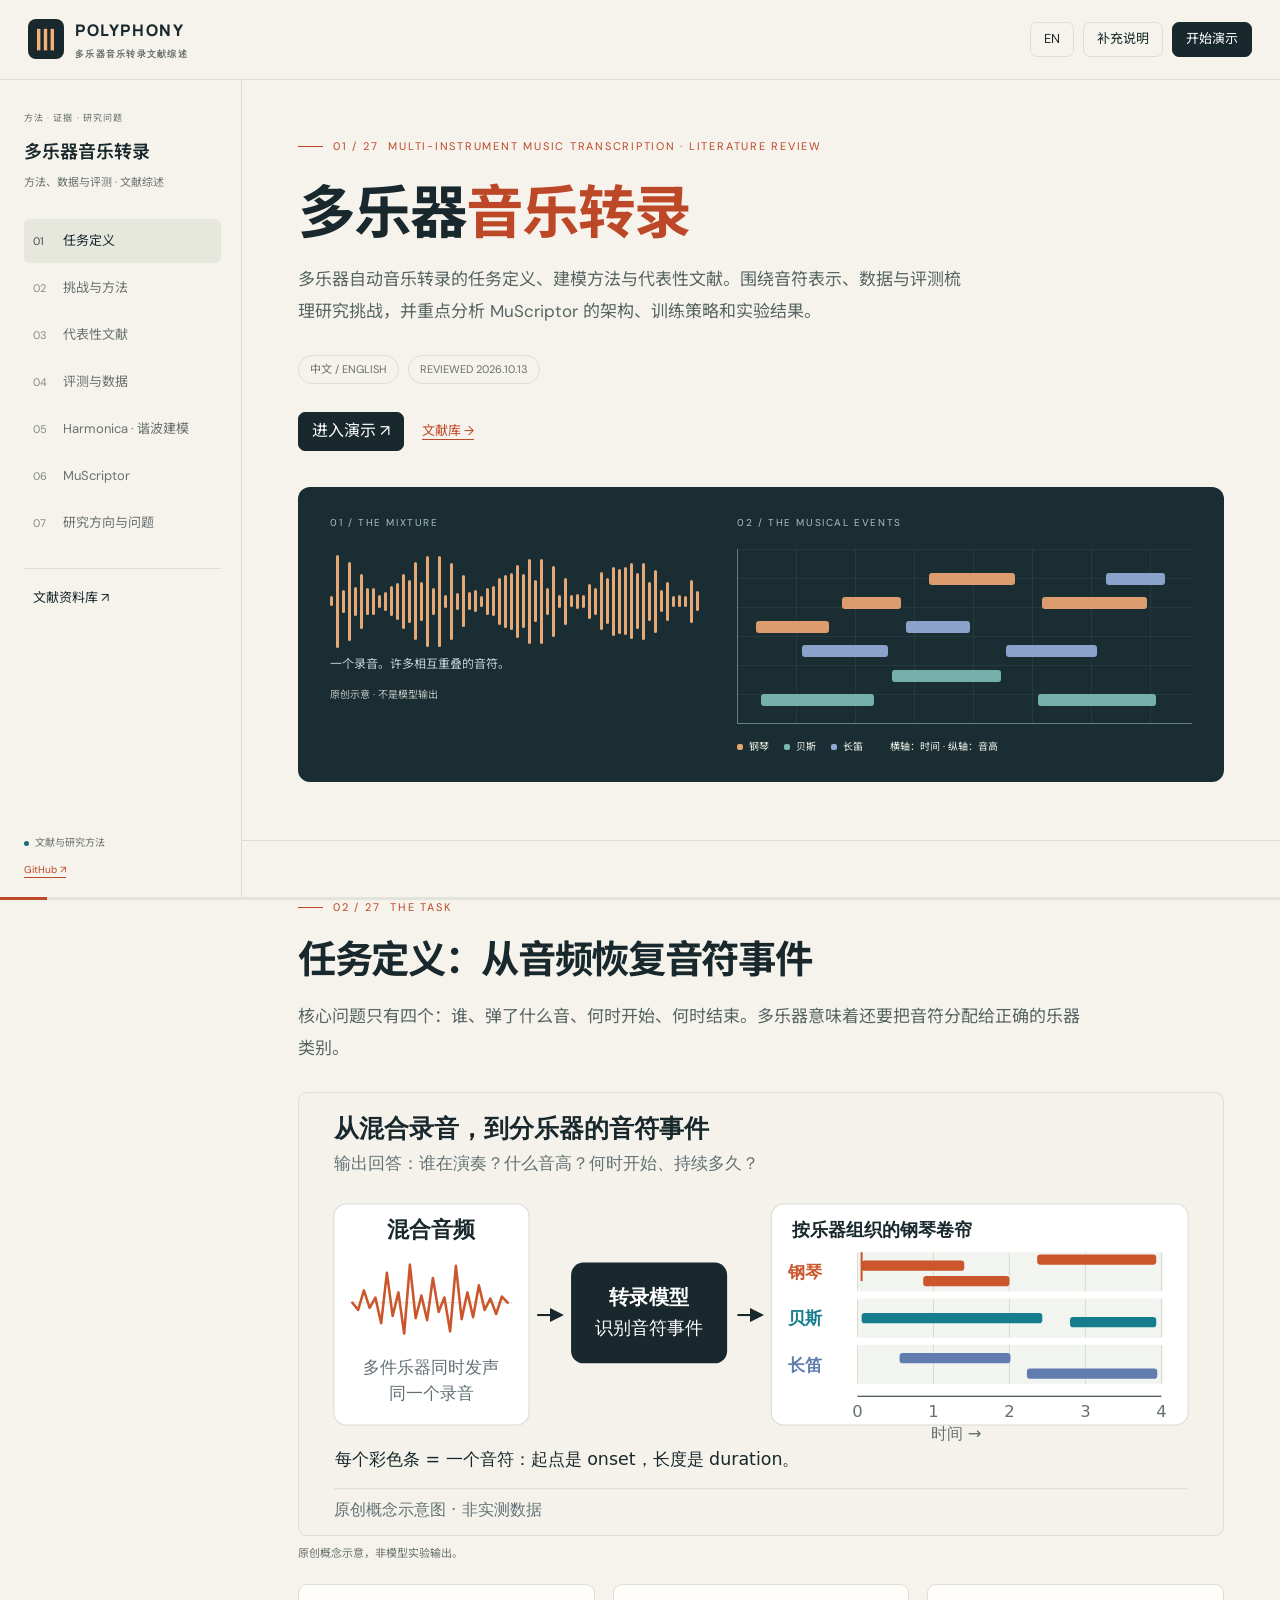
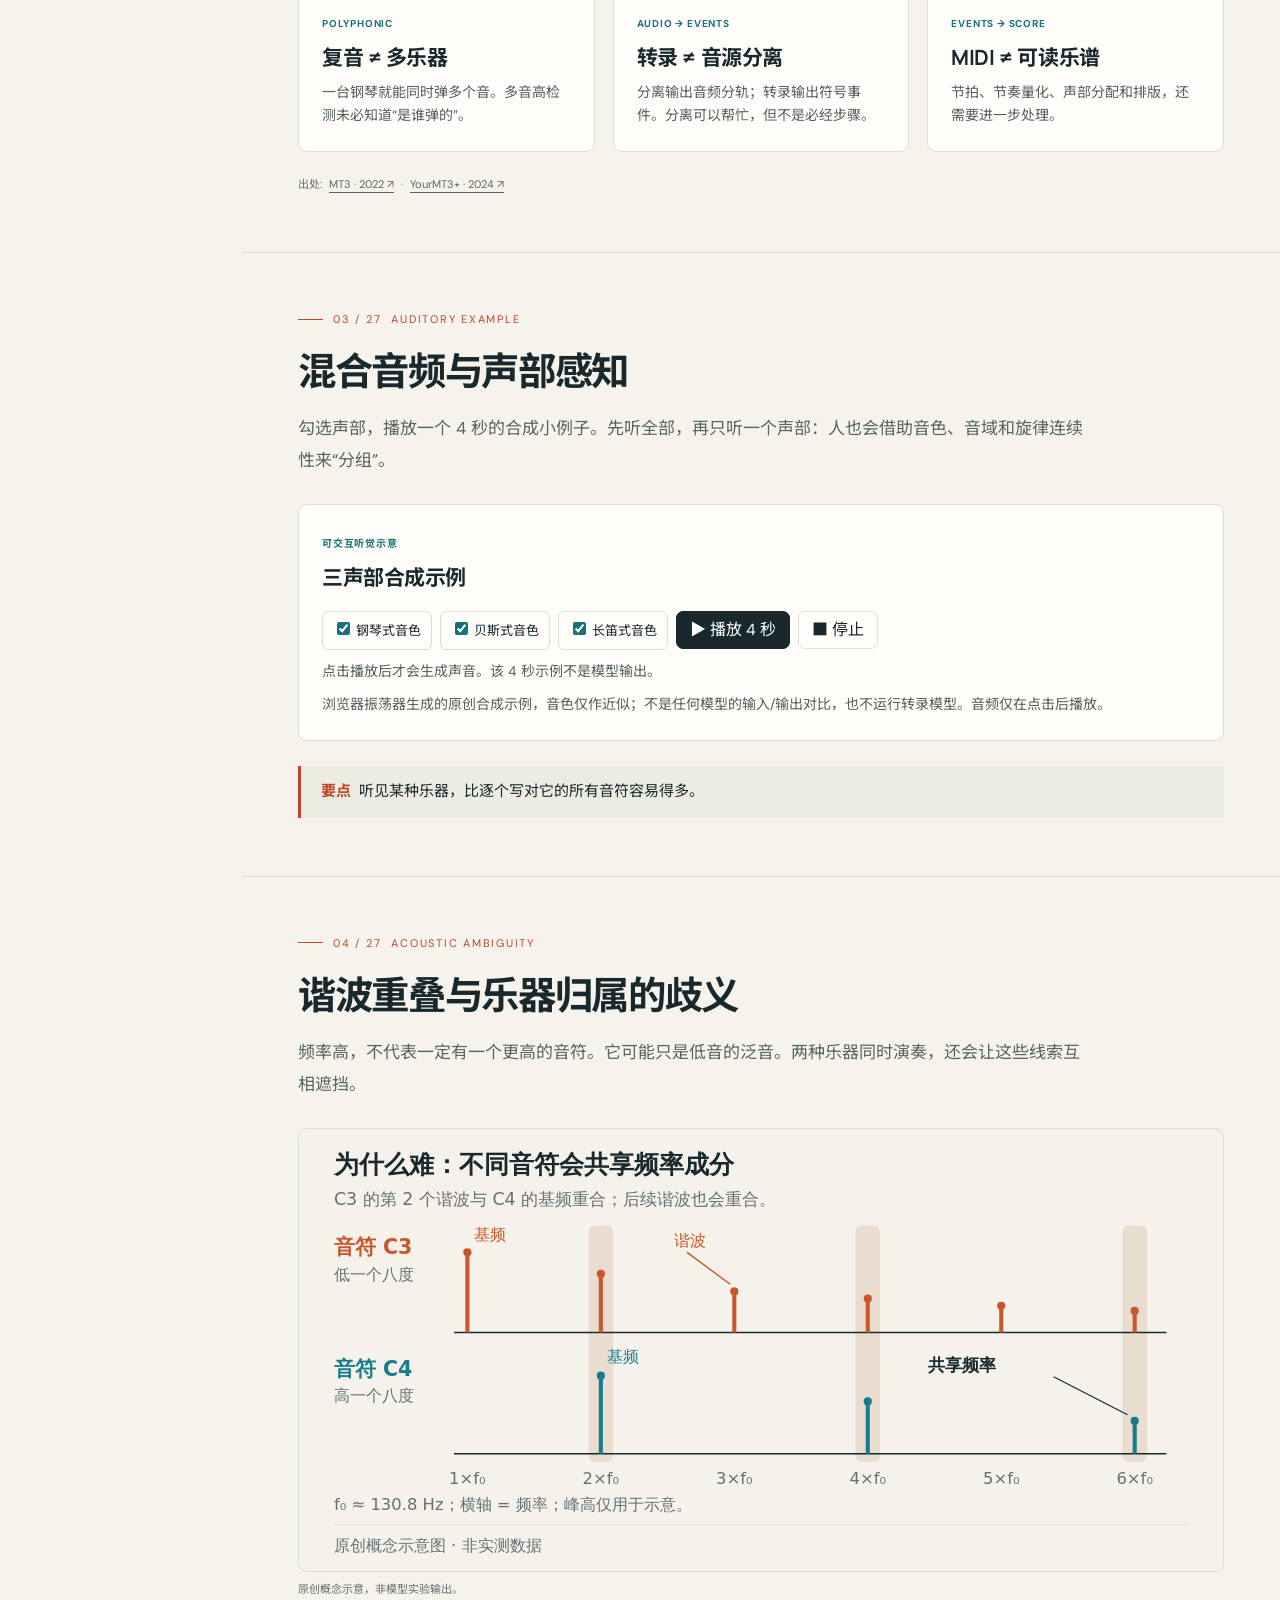
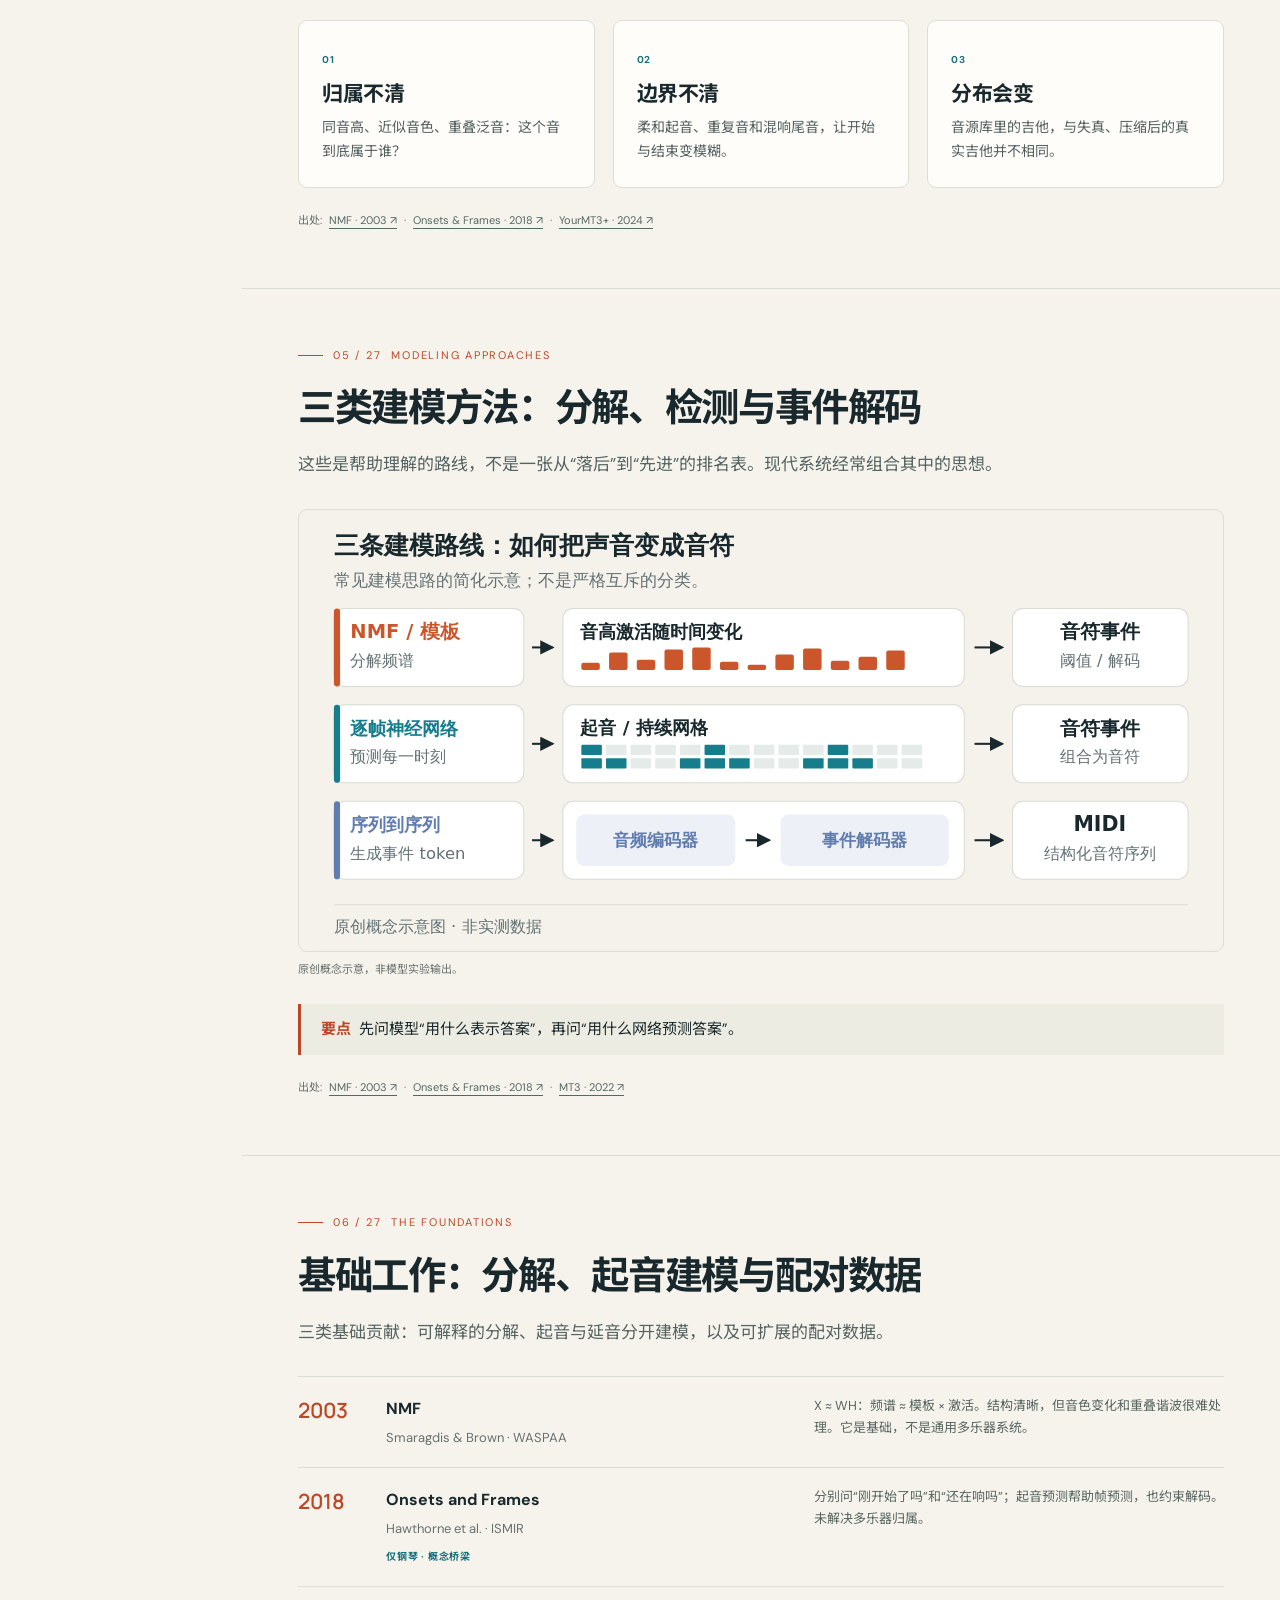
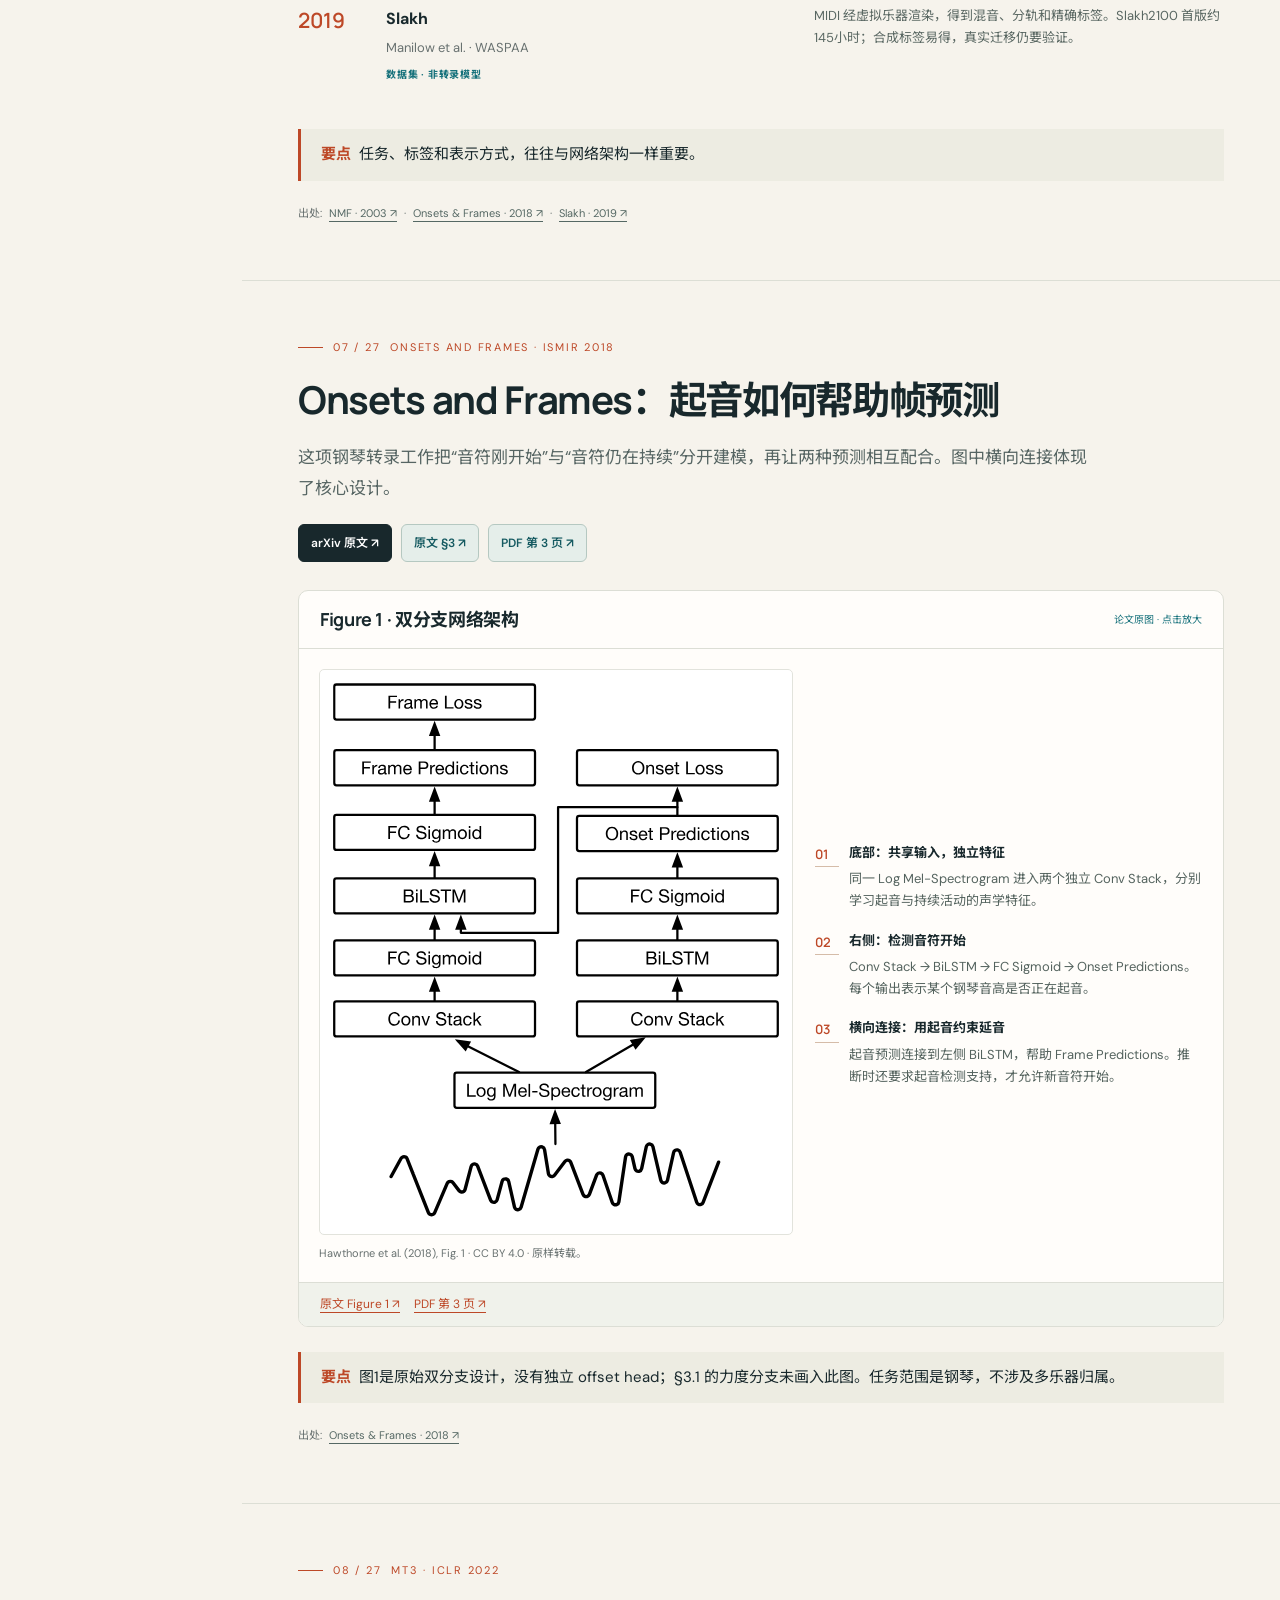
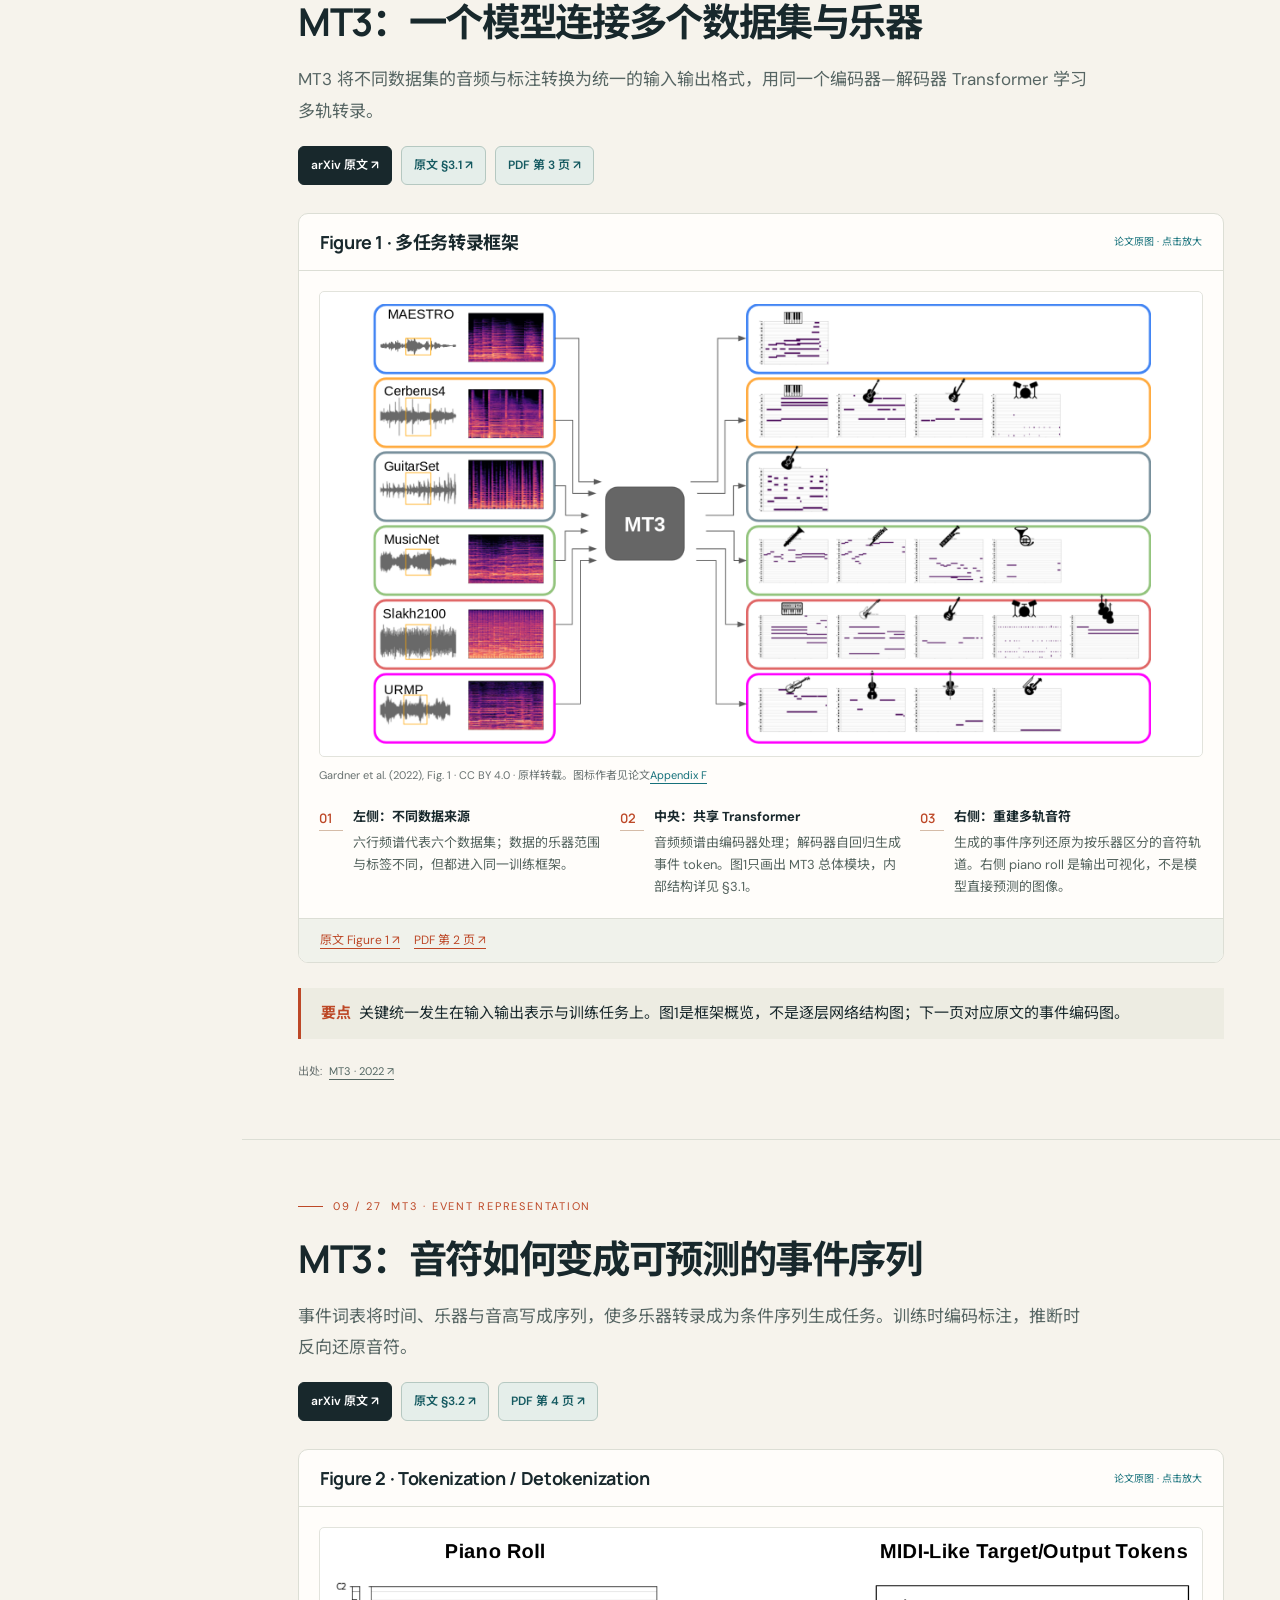
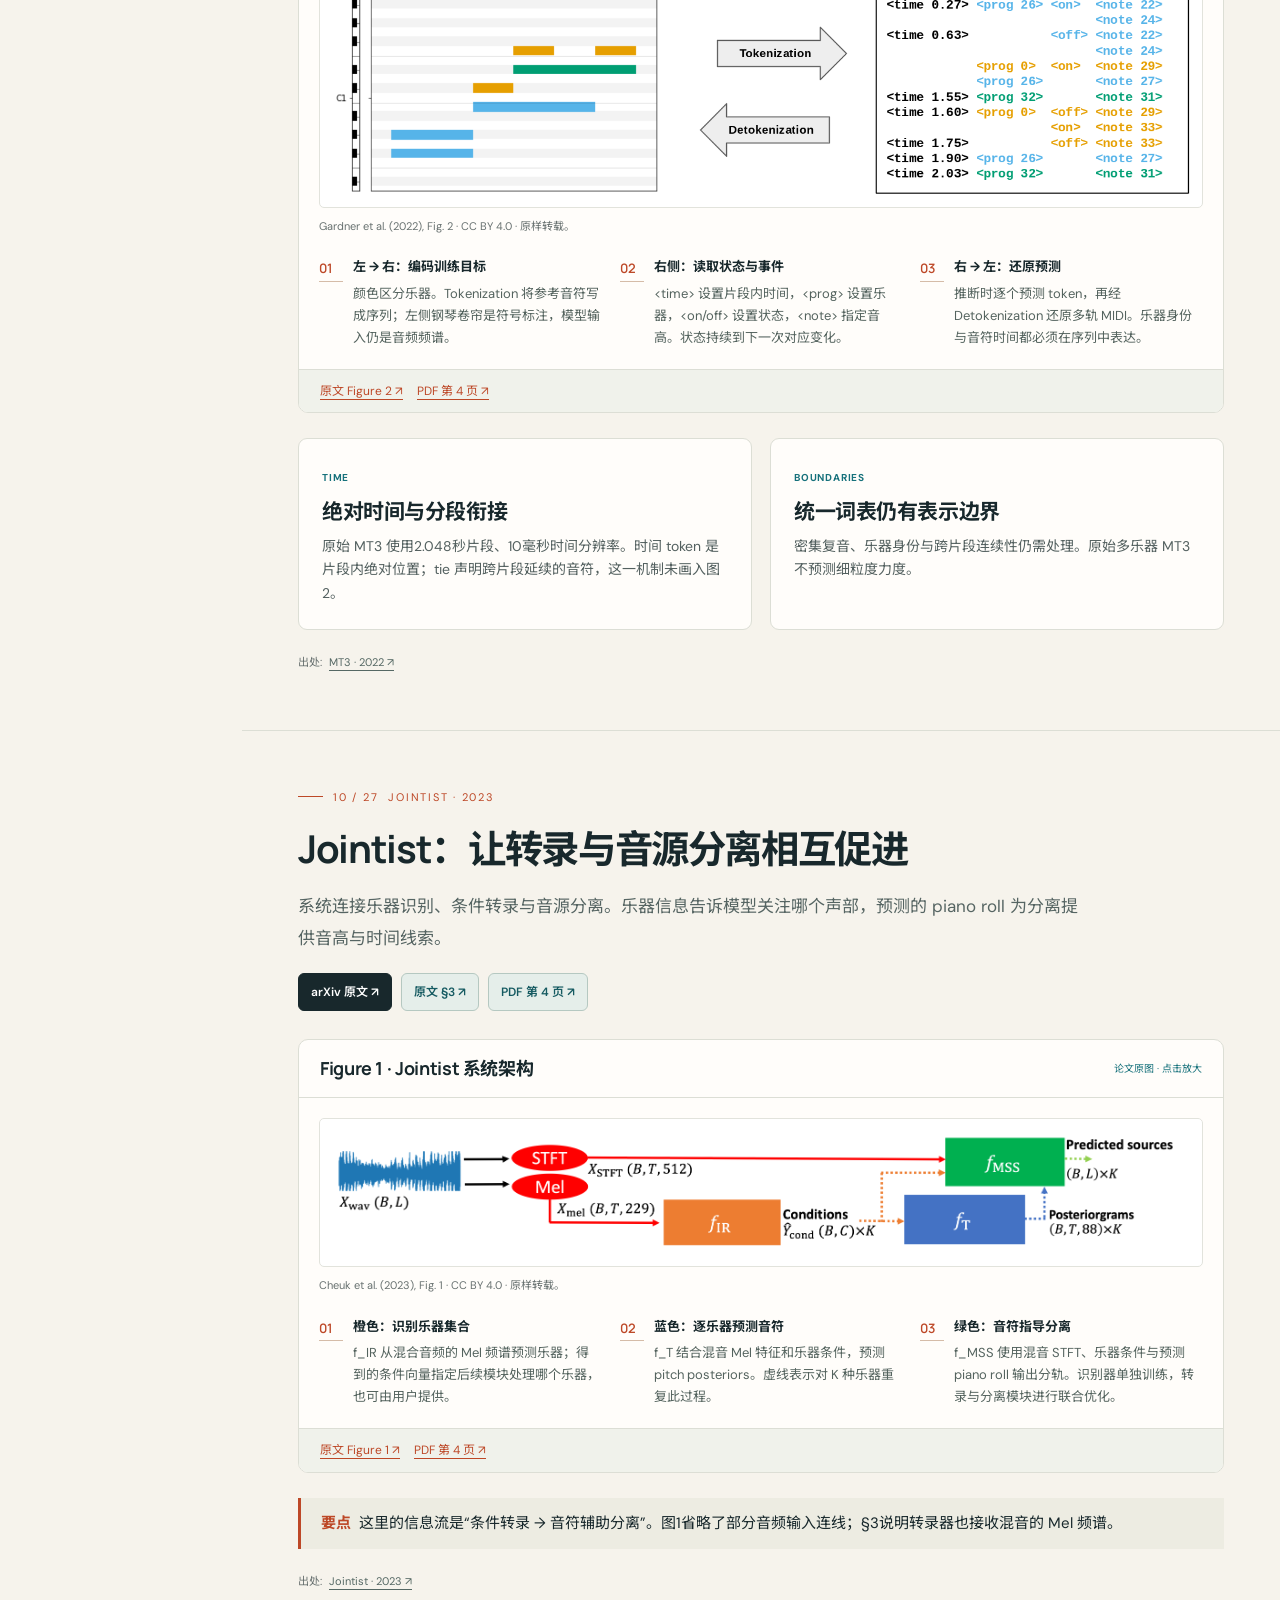
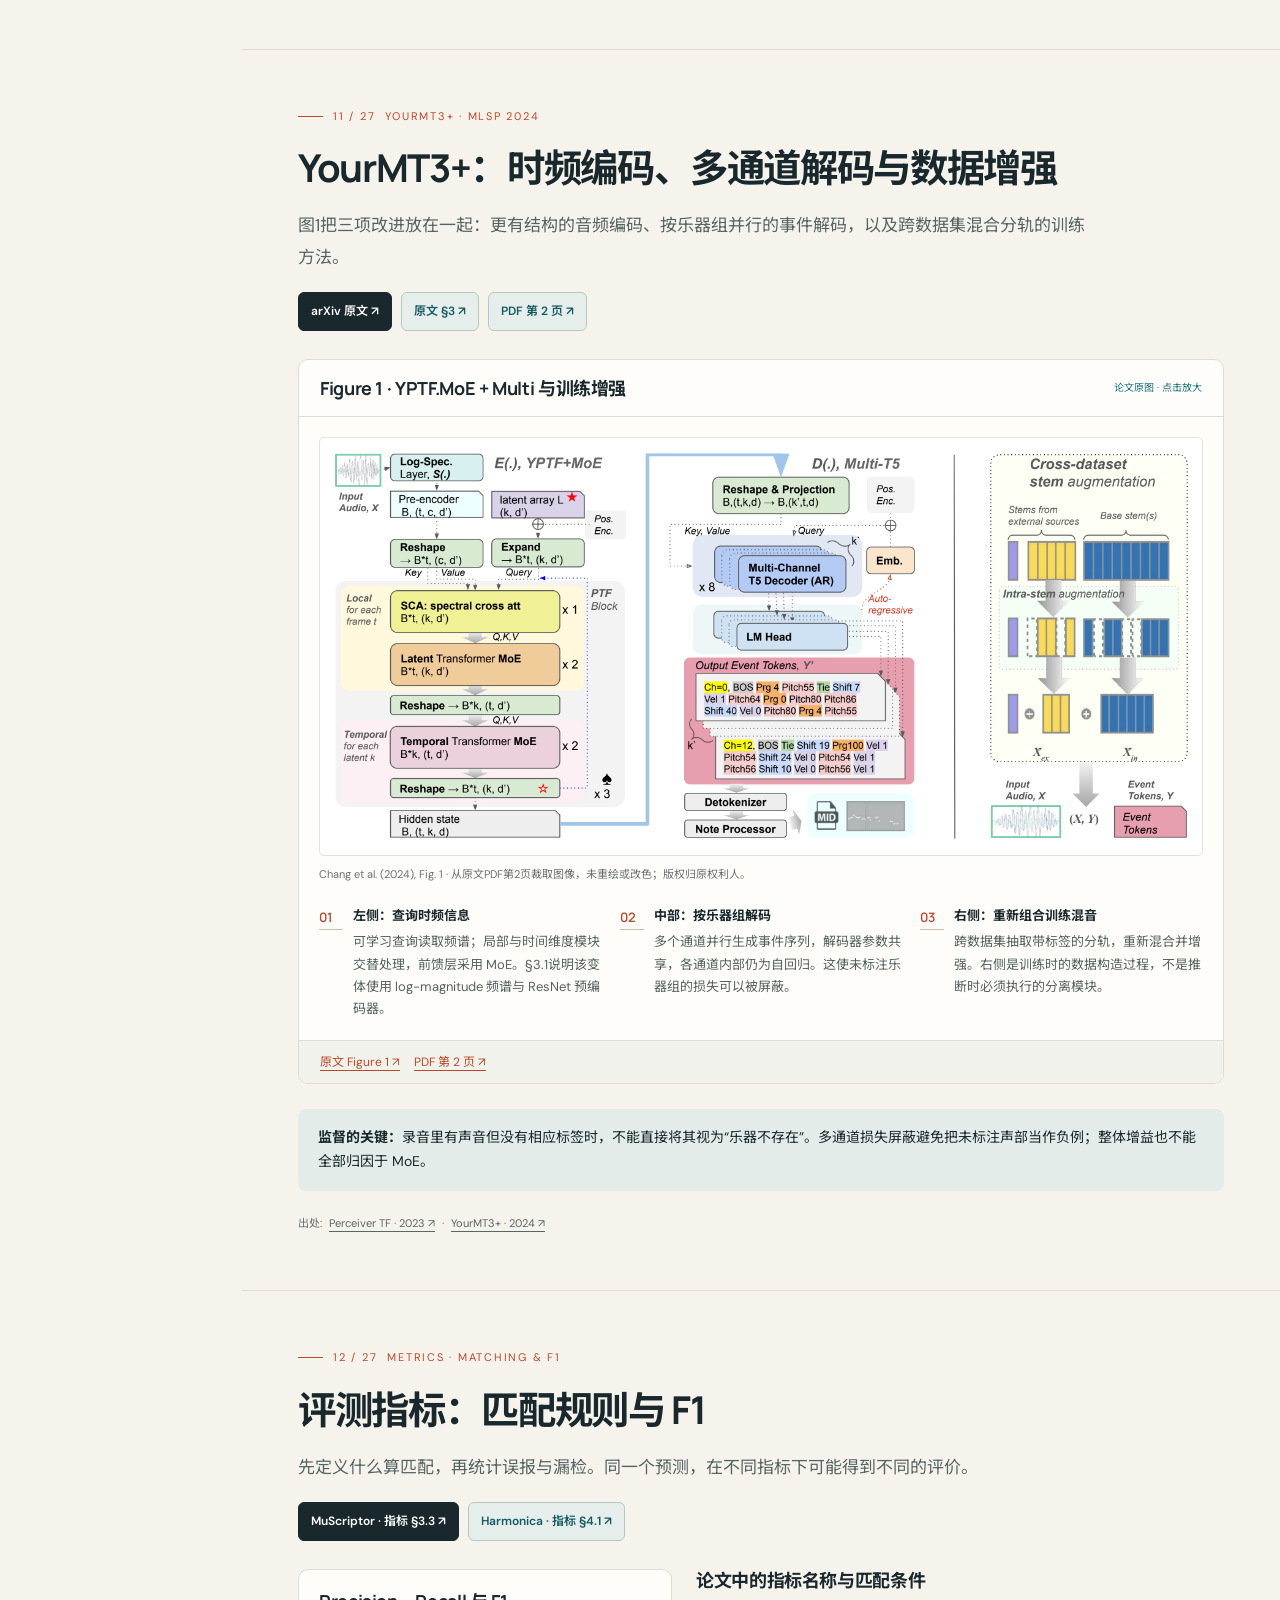
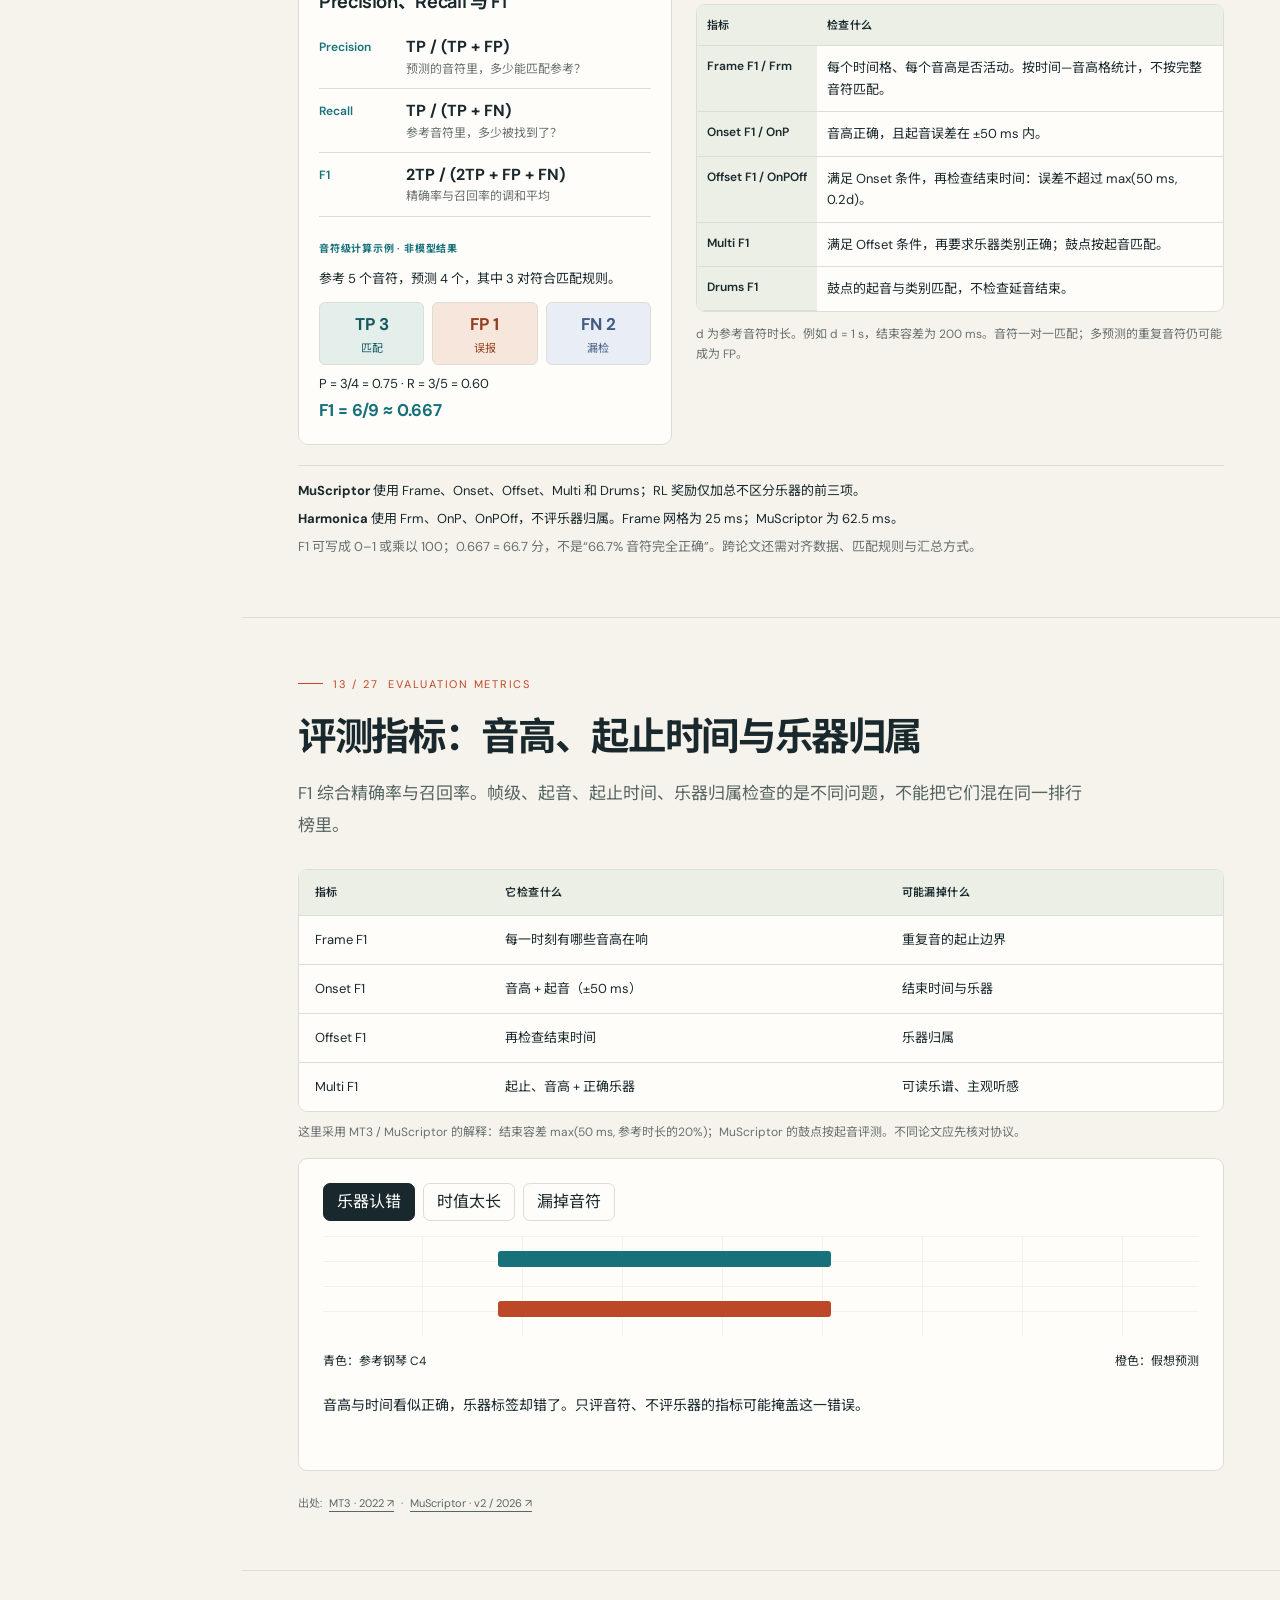
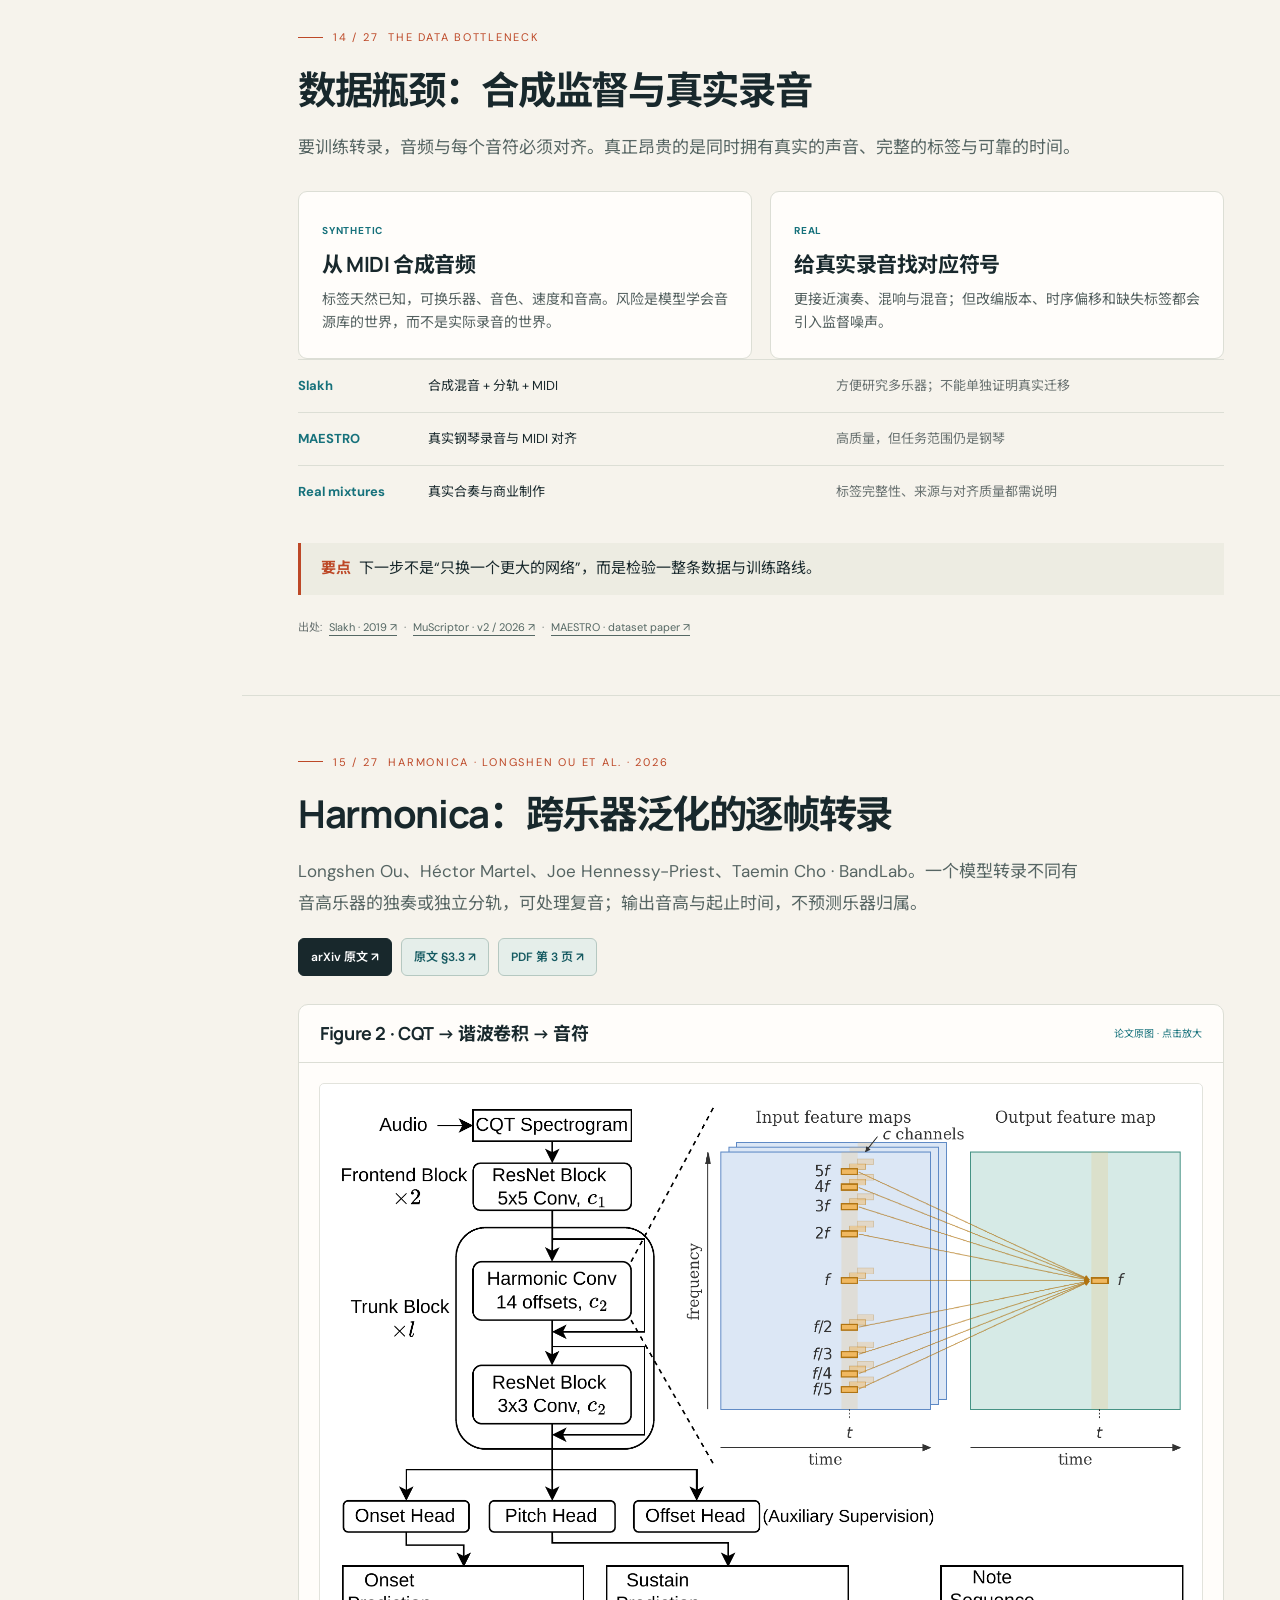
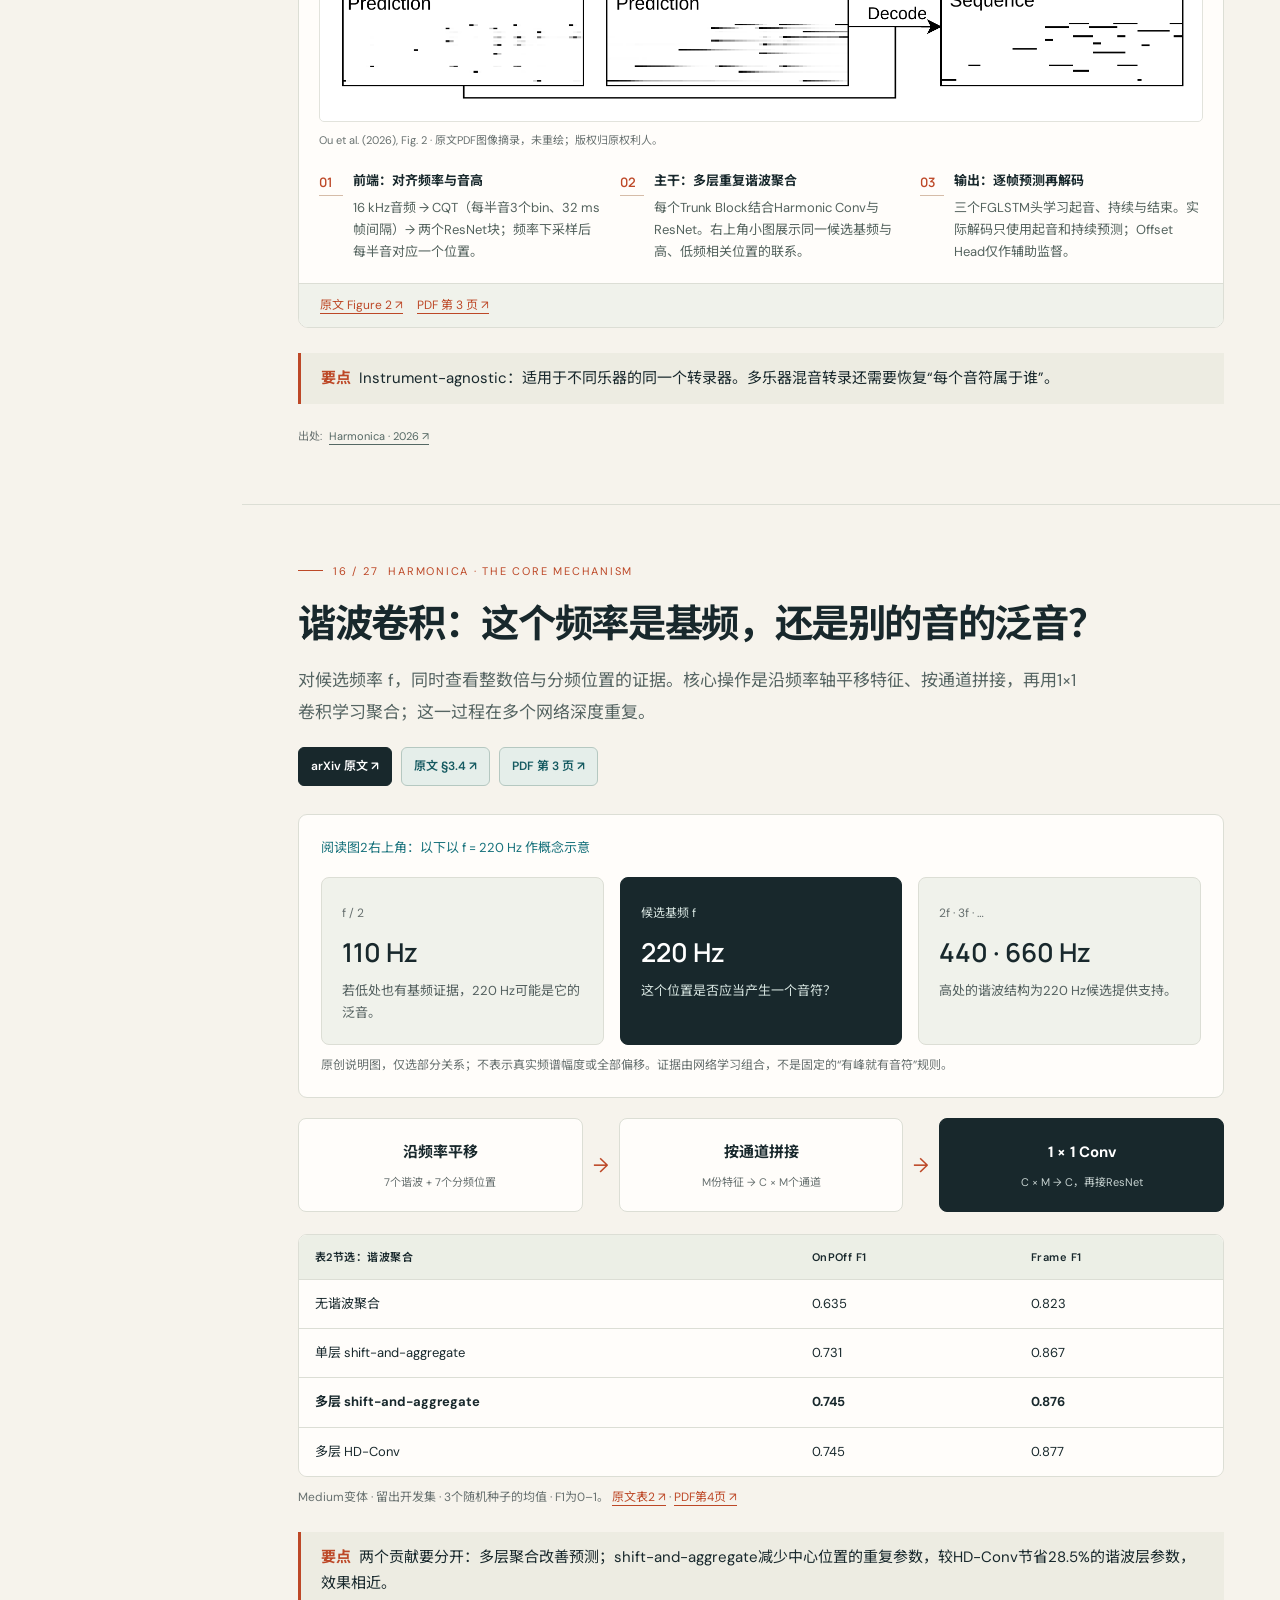
<file: index.html>
<!doctype html>
<html lang="zh-CN">
<head>
<meta charset="utf-8"><meta name="viewport" content="width=device-width, initial-scale=1">
<meta name="theme-color" content="#f6f3ec">
<meta name="description" content="A bilingual literature review of multi-instrument music transcription: methods, datasets, evaluation and MuScriptor.">
<title>多乐器音乐转录 · 文献综述</title>
<link rel="icon" href="assets/favicon.svg" type="image/svg+xml">
<link rel="stylesheet" href="assets/style.css?v=20261013-metrics">
<script defer src="assets/content.js?v=20261013-metrics"></script><script defer src="assets/app.js?v=20261013-metrics"></script>
</head>
<body>
<a class="skip-link" href="#main">跳到正文 / Skip to content</a>
<header class="topbar"><a class="brand" href="#intro"><span class="brand-mark" aria-hidden="true">Ⅲ</span><span>POLYPHONY<span class="brand-sub">A LITERATURE REVIEW</span></span></a><div class="top-actions"><button id="language" aria-label="Switch language">EN</button><button id="notes-toggle" aria-pressed="false"></button><button id="mode-toggle" class="primary" aria-pressed="false"></button></div></header>
<aside class="sidebar"><div class="rail-kicker">METHODS · EVIDENCE · OPEN QUESTIONS</div><div id="rail-intro"></div><nav id="chapter-nav" aria-label="Chapters"></nav><a class="rail-library" href="#library" id="library-nav"></a><div class="rail-bottom"><span class="live-dot"></span><span id="rail-status"></span><a href="https://github.com/Hanyu-Meng/Multi-instrument_Transcription_paper_sharing" target="_blank" rel="noopener noreferrer">GitHub ↗</a></div></aside>
<main id="main" tabindex="-1"><div id="slides"></div><section id="library" class="library-section"></section><footer id="footer"></footer></main>
<div id="presentation-bar" class="presentation-bar" hidden><button id="prev" aria-label="Previous slide">←</button><span id="slide-status" aria-live="polite"></span><button id="next" aria-label="Next slide">→</button><button id="fullscreen" aria-label="Fullscreen">⛶</button></div>
<dialog id="figure-dialog" class="figure-dialog" aria-labelledby="figure-dialog-title"><header><strong id="figure-dialog-title"></strong><div><button id="figure-zoom" aria-pressed="false"></button><button id="figure-close"></button></div></header><div class="figure-viewport"><img id="figure-dialog-image" alt=""></div><footer><a id="figure-source-link" target="_blank" rel="noopener noreferrer"></a></footer></dialog>
<div class="progress-line"><div id="progress"></div></div>
<noscript><p style="padding:6rem 2rem">本网站需要启用 JavaScript。请参阅仓库 README 获取综述提纲与论文链接。 This website needs JavaScript; the repository README also provides the reading route and paper links.</p></noscript>
</body></html>
</file>
<file: assets/style.css>
@import url('https://fonts.googleapis.com/css2?family=DM+Sans:wght@400;500;600;700&family=Manrope:wght@400;500;600;700;800&family=Noto+Sans+SC:wght@400;500;600;700&display=swap');
:root{--paper:#f6f3ec;--panel:#fffdfa;--ink:#18282c;--muted:#687170;--line:#dcded5;--accent:#bd4827;--soft:#f1dfcf;--teal:#16717b;--blue:#536c9a;--rail:242px}*{box-sizing:border-box}html{scroll-behavior:smooth;scroll-padding-top:96px}body{margin:0;background:var(--paper);color:var(--ink);font:16px/1.7 'DM Sans','Noto Sans SC',sans-serif}button,input,select{font:inherit}button,a,input,select{touch-action:manipulation}button{cursor:pointer;color:inherit;background:transparent;border:1px solid var(--line);border-radius:7px;padding:8px 13px;line-height:1.3}button:hover{background:#eae8e0;border-color:#aab3a8}button:focus-visible,a:focus-visible,input:focus-visible,select:focus-visible,summary:focus-visible{outline:3px solid var(--teal);outline-offset:4px}a{color:var(--accent);text-underline-offset:4px}button.primary,.primary-link{background:var(--ink);color:white;border-color:var(--ink)}button.primary:hover,.primary-link:hover{background:#30464a}h1,h2,h3,h4,p{margin:0}h1,h2,h3{font-family:'Manrope','Noto Sans SC',sans-serif;font-weight:700;line-height:1.25;letter-spacing:-.035em}h1{font-size:clamp(38px,4.5vw,64px)}h2{font-size:clamp(27px,3vw,39px)}h3{font-size:21px;letter-spacing:-.02em}h4{font-size:15px}p+p{margin-top:14px}small,.small{font-size:13px}.skip-link{position:fixed;top:-80px;z-index:100;background:white;padding:10px}.skip-link:focus{top:0}.topbar{height:80px;border-bottom:1px solid var(--line);position:fixed;top:0;left:0;right:0;display:flex;align-items:center;justify-content:space-between;padding:0 28px;background:rgba(246,243,236,.97);z-index:20}.brand{display:flex;gap:11px;align-items:center;color:var(--ink);text-decoration:none;font-family:Manrope,sans-serif;font-size:16px;font-weight:800;letter-spacing:.1em}.brand-mark{background:var(--ink);color:#f4b076;width:36px;height:40px;display:grid;place-items:center;border-radius:8px;font-size:28px;line-height:1}.brand-sub{display:block;color:var(--muted);font-size:9px;letter-spacing:.14em;margin-top:2px}.top-actions{display:flex;gap:9px;align-items:center}.top-actions button{font-size:13px}.sidebar{width:var(--rail);position:fixed;top:80px;bottom:0;border-right:1px solid var(--line);padding:31px 20px 22px 24px;display:flex;flex-direction:column;overflow:auto}.rail-kicker{font-size:9px;letter-spacing:.12em;color:var(--muted)}#rail-intro{font-size:18px;font-weight:600;margin:13px 0 25px;line-height:1.5}#rail-intro small{display:block;color:var(--muted);font-size:11px;font-weight:400;margin-top:8px}.chapter-link{color:var(--muted);text-decoration:none;padding:11px 9px;display:grid;grid-template-columns:22px 1fr;column-gap:8px;border-radius:6px;font-size:13px;margin:3px 0}.chapter-link .number{font:11px/2 'DM Sans',sans-serif;opacity:.8}.chapter-link small{font-size:10px;grid-column:2;opacity:.9}.chapter-link:hover{background:#eeeee5}.chapter-link.active{background:#e6e8de;color:var(--ink)}.rail-library{border-top:1px solid var(--line);margin-top:20px;padding:18px 9px;color:var(--ink);font-size:13px;text-decoration:none}.rail-bottom{margin-top:auto;padding-top:32px;font-size:10px;color:var(--muted)}.rail-bottom a{display:block;margin-top:10px}.live-dot{display:inline-block;background:var(--teal);width:5px;height:5px;border-radius:50%;margin-right:6px}main{margin:80px 0 0 var(--rail);max-width:1480px}.slide{padding:58px 56px;border-bottom:1px solid var(--line);scroll-margin-top:80px;position:relative}.eyebrow{font:11px/1.5 'DM Sans',sans-serif;letter-spacing:.16em;text-transform:uppercase;color:var(--accent);display:flex;align-items:center;gap:10px;margin-bottom:20px}.eyebrow:before{content:'';height:1px;width:25px;background:var(--accent)}.slide-heading{display:flex;justify-content:space-between;gap:20px;align-items:flex-start}.minute{font-size:11px;white-space:nowrap;color:var(--muted);border:1px solid var(--line);border-radius:20px;padding:5px 11px;letter-spacing:.04em}.lead{color:#566563;max-width:790px;font-size:17px;line-height:1.85;margin-top:18px}.hero .lead{max-width:670px}.hero-accent{color:var(--accent)}.hero-meta{display:flex;align-items:center;gap:9px;flex-wrap:wrap;margin-top:28px;font-size:11px;color:var(--muted)}.hero-meta span{border:1px solid var(--line);border-radius:20px;padding:4px 11px}.hero-actions{display:flex;gap:18px;align-items:center;flex-wrap:wrap;margin-top:28px}.primary-link{padding:10px 17px;border-radius:6px;text-decoration:none;font-size:13px}.text-link{font-size:13px}.hero-visual{margin-top:36px;background:#192d32;border-radius:12px;overflow:hidden;color:#eef0e6;position:relative;min-height:265px;padding:27px 32px;display:grid;grid-template-columns:1fr 1.5fr;gap:38px}.hero-visual .visual-caption{font-size:10px;text-transform:uppercase;letter-spacing:.16em;color:#abc1bf;margin-bottom:18px}.waveform{height:105px;display:flex;align-items:center;gap:3px}.waveform i{width:3px;background:#e6a875;border-radius:4px;flex:1}.signal-label{font-size:12px;color:#bfd2d1}.roll{height:175px;position:relative;background:repeating-linear-gradient(0deg,transparent,transparent 28px,#31464b 29px),repeating-linear-gradient(90deg,transparent,transparent 58px,#31464b 59px);border-left:1px solid #65817f;border-bottom:1px solid #65817f}.roll .note{position:absolute;border-radius:3px;height:12px;opacity:.95}.roll-key{display:flex;gap:15px;margin-top:14px;font-size:10px;flex-wrap:wrap}.roll-key span:before{content:'';display:inline-block;width:6px;height:6px;margin-right:6px;border-radius:2px;background:var(--color)}.visual-foot{font-size:10px;opacity:.8;margin-top:12px}.content{margin-top:28px}.grid{display:grid;gap:18px}.grid.two{grid-template-columns:repeat(2,minmax(0,1fr))}.grid.three{grid-template-columns:repeat(3,minmax(0,1fr))}.grid.four{grid-template-columns:repeat(4,minmax(0,1fr))}.card{border:1px solid var(--line);border-radius:9px;padding:23px;background:var(--panel)}.card p{font-size:14px;color:#53605f;margin-top:10px}.card .tag{margin-bottom:12px}.tag{font-size:10px;letter-spacing:.08em;text-transform:uppercase;color:var(--teal);font-weight:700;display:inline-block}.card.accent{background:var(--soft);border-color:#e2c8b0}.card.dark{background:var(--ink);color:#f4f3ea;border-color:var(--ink)}.card.dark p{color:#ccd6d3}.big-number{font:700 40px/1.2 Manrope,sans-serif;color:var(--accent)}.takeaway{border-left:3px solid var(--accent);padding:13px 20px;margin-top:25px;background:#edece2;font-size:15px}.takeaway b{color:var(--accent);margin-right:8px}.diagram{margin:22px 0 0}.diagram img{display:block;width:100%;border:1px solid var(--line);border-radius:9px;background:#f5f2eb}.diagram figcaption{font-size:11px;color:var(--muted);margin-top:8px}.sources{font-size:11px;color:var(--muted);margin-top:23px;display:flex;gap:7px;align-items:baseline;flex-wrap:wrap}.sources a{color:#556864}.speaker-note{display:none;border-top:1px dashed #bcc3b8;margin-top:25px;padding-top:16px;font-size:14px;color:#526563}.show-notes .speaker-note{display:block}.speaker-note strong{font-size:11px;color:var(--accent);display:block;margin-bottom:6px}.route{display:grid;grid-template-columns:repeat(5,1fr);gap:10px;margin-top:28px}.route div{border-top:3px solid var(--ink);padding:15px 5px}.route div.focus{border-color:var(--accent)}.route b{font:600 27px/1.3 Manrope,sans-serif;display:block;margin-bottom:8px}.route span{font-size:12px;display:block}.route small{font-size:10px;color:var(--muted)}.chips{display:flex;flex-wrap:wrap;gap:7px;margin-top:15px}.chip{border:1px solid var(--line);border-radius:5px;padding:5px 9px;font:12px/1.5 'DM Sans',sans-serif;background:#efeee5}.chip.orange{background:#f2dbca;border-color:#d7b394}.chip.teal{background:#dcecea;border-color:#a7c9c7}.chip.blue{background:#e0e6f3;border-color:#bcc8df}.flow{display:flex;align-items:stretch;gap:10px;margin-top:20px}.flow .node{flex:1;border:1px solid var(--line);padding:19px 13px;border-radius:8px;background:var(--panel);text-align:center;min-width:0}.flow .node b{font-size:15px}.flow .node small{display:block;margin-top:7px;font-size:11px;color:var(--muted)}.flow .node.focus{background:var(--ink);border-color:var(--ink);color:white}.flow .node.focus small{color:#c6d2d0}.flow .arrow{align-self:center;color:var(--accent);font-size:20px}.callout{padding:17px 20px;background:#e3ece8;border-radius:8px;font-size:14px;margin-top:20px}.timeline{display:flex;flex-direction:column}.milestone{display:grid;grid-template-columns:70px 1fr 1fr;gap:18px;border-top:1px solid var(--line);padding:18px 0}.milestone .year{font:600 21px/1.5 Manrope,sans-serif;color:var(--accent)}.milestone b{font-size:16px}.milestone p{font-size:13px;color:var(--muted);margin-top:5px}.milestone .thought{font-size:13px;color:#596762}.table-scroll{overflow:auto;border:1px solid var(--line);border-radius:9px}table{width:100%;border-collapse:collapse;font-size:13px;text-align:left;background:var(--panel)}th,td{padding:13px 16px;border-bottom:1px solid var(--line);vertical-align:top}th{font-size:11px;letter-spacing:.04em;background:#ecefe6;font-weight:600}tr:last-child td{border-bottom:0}td strong{display:block}td small{display:block;color:var(--muted);font-size:11px}.metric-table tr.highlight td{background:#e2ece5;font-weight:600}.metric-table .number{text-align:right;font-variant-numeric:tabular-nums}.table-note{font-size:12px;margin-top:10px;color:var(--muted)}.bars{display:grid;gap:18px}.bar-row{display:grid;grid-template-columns:140px 1fr 44px;gap:13px;align-items:center;font-size:12px}.bar-track{background:#e5e7dd;height:22px;border-radius:3px;overflow:hidden}.bar-fill{height:100%;background:var(--teal);border-radius:3px}.bar-row:last-child .bar-fill{background:var(--accent)}.bar-row strong{font:600 18px Manrope,sans-serif}.error-options,.demo-controls{display:flex;flex-wrap:wrap;gap:8px}.error-options button[aria-pressed=true],.filter-chip[aria-pressed=true]{background:var(--ink);color:white;border-color:var(--ink)}.error-scene{background:var(--panel);padding:24px;border:1px solid var(--line);border-radius:9px;margin-top:15px}.error-roll{height:100px;position:relative;background:repeating-linear-gradient(0deg,transparent,transparent 24px,#e5e8e0 25px),repeating-linear-gradient(90deg,transparent,transparent 99px,#e5e8e0 100px);margin:15px 0}.error-note{position:absolute;height:16px;background:var(--teal);border-radius:3px;top:15px;left:20%;width:38%;transition:.25s}.error-note.pred{top:65px;background:var(--accent)}.error-labels{display:flex;justify-content:space-between;font-size:12px}.error-result{font-size:14px;min-height:52px}.demo-controls{align-items:center;margin-top:20px}.demo-controls label{font-size:13px;border:1px solid var(--line);padding:7px 10px;border-radius:6px}.demo-controls input{accent-color:var(--teal)}.listen-status{font-size:12px;color:var(--teal);margin-top:12px;min-height:22px}.listen-note{font-size:12px;color:var(--muted);margin-top:16px}.dataset-row{display:grid;grid-template-columns:110px 1fr 1fr;border-top:1px solid var(--line);padding:15px 0;gap:20px;font-size:13px}.dataset-row b{color:var(--teal)}.dataset-row span:last-child{color:var(--muted)}.equation{font-family:Georgia,serif;font-size:27px;text-align:center;padding:20px;background:#ecefe6;border-radius:8px;margin-top:15px}.qa-list{display:grid;gap:15px}.qa-list div{display:grid;grid-template-columns:35px 1fr;gap:15px;align-items:start}.qa-list .q-number{font:600 23px Manrope,sans-serif;color:var(--accent)}.qa-list p{font-size:14px;color:var(--muted);margin-top:4px}.library-section{padding:55px 56px;scroll-margin-top:80px}.library-head{display:flex;justify-content:space-between;gap:20px;align-items:center}.library-head span{font-size:12px;color:var(--muted)}.search-row{display:flex;gap:10px;margin:25px 0 15px}.search-row input{width:100%;padding:12px 15px;background:var(--panel);border:1px solid var(--line);border-radius:6px;color:var(--ink)}.search-row select{min-width:155px;border:1px solid var(--line);border-radius:6px;background:var(--panel);padding:8px;color:var(--ink)}.paper-row{border-top:1px solid var(--line);padding:21px 0;display:grid;grid-template-columns:76px 1fr;gap:18px}.paper-year{font:600 19px/1.5 Manrope,sans-serif;color:var(--teal)}.paper-row h3{font-size:17px;letter-spacing:-.015em;line-height:1.5}.paper-meta{font-size:11px;color:var(--muted);margin:4px 0 9px}.paper-summary{font-size:13px;color:#526361}.paper-links{display:flex;gap:15px;margin-top:10px;font-size:12px}.paper-row details{font-size:13px;margin-top:12px}.paper-row summary{cursor:pointer;color:var(--teal)}.paper-row details p{margin-top:8px;color:var(--muted)}.empty{padding:40px;text-align:center;color:var(--muted)}footer{padding:24px 56px 70px;font-size:11px;color:var(--muted);border-top:1px solid var(--line)}footer p{max-width:850px}.presentation-bar{position:fixed;bottom:20px;left:calc(var(--rail) + (100% - var(--rail))/2);transform:translateX(-50%);z-index:30;background:var(--ink);color:#fffdf4;border:1px solid #506566;border-radius:12px;box-shadow:0 8px 30px #152a2833;align-items:center;gap:14px;padding:8px 12px;white-space:nowrap}.presentation-bar:not([hidden]){display:flex}.presentation-bar button{border-color:#506566;padding:6px 10px;font-size:12px}.presentation-bar button:hover{background:#3b5457}.presentation-bar #slide-status{font-size:12px}.timer{display:flex;align-items:center;gap:10px;border-left:1px solid #506566;padding-left:12px}.timer time{font-size:13px;font-variant-numeric:tabular-nums}.timer.over{color:#ffbda2}.progress-line{position:fixed;bottom:0;left:0;right:0;height:3px;z-index:40;background:#e2e4db}#progress{background:var(--accent);height:100%;width:0}.presentation .slide{display:none;min-height:calc(100vh - 80px);padding-bottom:105px;border:0}.presentation .slide.current{display:block}.presentation .library-section,.presentation footer{display:none}.presentation .library-section.current{display:block;padding-bottom:110px}.presentation .sidebar{padding-top:24px}.presentation .hero-visual{max-height:300px}.presentation .slide:not(.hero) .lead{font-size:16px}.presentation .slide:not(.hero){padding-top:34px}.presentation .slide:not(.hero) .content{margin-top:23px}.presentation .slide:not(.hero) .diagram img{max-height:340px;object-fit:contain}.presentation .slide:not(.hero) .card{padding:20px}.presentation .slide:not(.hero) .sources{margin-top:15px}.presentation .slide:not(.hero) .speaker-note{margin-top:15px;padding-top:12px}.pill-link{display:inline-block;padding:10px 14px;border:1px solid var(--line);border-radius:6px;text-decoration:none;font-size:13px;margin:10px 10px 0 0}.pill-link:hover{background:#e7eade}.muted{color:var(--muted)}.mt{margin-top:22px}.compact-list{padding-left:19px;font-size:14px;color:#526361}.compact-list li+li{margin-top:9px}body[data-lang=en] .hero h1{font-size:clamp(38px,4.2vw,59px)}
@media(min-width:1650px){main{margin-right:auto}.slide,.library-section{padding-left:75px;padding-right:75px}.presentation .slide{padding-left:65px;padding-right:65px}.hero-visual{min-height:300px}}
@media(max-width:1100px){:root{--rail:205px}.sidebar{padding-left:16px;padding-right:13px}.slide,.library-section{padding:40px 30px}.grid.three{gap:12px}.card{padding:18px}.hero-visual{gap:25px;padding:25px}.grid.four{grid-template-columns:repeat(2,1fr)}.topbar{padding:0 22px}.flow{gap:6px}.flow .node{padding:15px 9px}.flow .node b{font-size:13px}.flow .node small{font-size:10px}.milestone{grid-template-columns:55px 1fr 1fr;gap:12px}}
@media(max-width:780px){:root{--rail:0px}.topbar{height:70px;padding:0 16px}.brand{font-size:13px;gap:8px}.brand-sub{font-size:7px}.brand-mark{width:30px;height:33px;font-size:24px}.top-actions{gap:6px}.top-actions button{padding:8px;font-size:11px}.sidebar{position:sticky;top:70px;width:100%;height:auto;padding:0 12px;display:block;background:var(--paper);border-right:0;border-bottom:1px solid var(--line);z-index:15;overflow:auto;margin-top:70px}.rail-kicker,#rail-intro,.rail-library,.rail-bottom{display:none}#chapter-nav{display:flex;min-width:max-content;gap:2px}.chapter-link{padding:11px 9px;font-size:11px;display:flex;align-items:center;gap:5px}.chapter-link small{display:none}.chapter-link .number{font-size:9px}.chapter-link.active{background:transparent;color:var(--accent);box-shadow:inset 0 -2px var(--accent);border-radius:0}main{margin:0;max-width:100%}.slide,.library-section{padding:35px 22px;scroll-margin-top:126px}h1{font-size:39px}h2{font-size:28px}.lead{font-size:15px}.hero-visual{grid-template-columns:1fr;gap:20px;padding:22px}.hero-visual>div:first-child{display:none}.hero-meta{margin-top:22px}.grid.three{grid-template-columns:1fr}.grid.two{grid-template-columns:1fr}.grid.four{grid-template-columns:repeat(2,1fr)}.card{padding:21px}.route{grid-template-columns:repeat(3,1fr)}.route b{font-size:23px}.minute{font-size:10px;padding:4px 9px}.eyebrow{font-size:9px;margin-bottom:17px}.milestone{grid-template-columns:52px 1fr;gap:12px}.milestone .thought{grid-column:2}.flow{flex-wrap:wrap}.flow .node{min-width:110px}.flow .arrow{font-size:16px}.dataset-row{grid-template-columns:88px 1fr;gap:10px}.dataset-row span:last-child{grid-column:2}.diagram{overflow:auto}.diagram img{min-width:600px}.search-row{flex-direction:column}.paper-row{grid-template-columns:50px 1fr;gap:13px}.paper-year{font-size:15px}footer{padding:25px 22px 70px}.presentation .sidebar{padding:0 12px}.presentation .slide{min-height:calc(100vh - 120px);padding:30px 22px 110px}.presentation .slide:not(.hero){padding-top:28px}.presentation .hero-visual{max-height:none}.presentation-bar{bottom:12px;gap:9px;padding:8px;max-width:calc(100vw - 20px)}.presentation-bar #slide-status{font-size:10px}.timer{gap:6px;padding-left:8px}.timer time{font-size:11px}.presentation-bar button{font-size:10px;padding:7px}.presentation .slide:not(.hero) .diagram img{max-height:none}.bar-row{grid-template-columns:110px 1fr 38px}.brand-sub{max-width:140px}.slide-heading{gap:10px}.equation{font-size:23px}}
@media(prefers-reduced-motion:reduce){html{scroll-behavior:auto}*{transition:none!important;animation:none!important}}
@media print{.topbar,.sidebar,.presentation-bar,.progress-line,.demo-controls,.error-options,.search-row,.hero-actions,.library-head span{display:none!important}main{margin:0}.slide,.presentation .slide{display:block!important;min-height:0!important;padding:25px 0!important;break-inside:avoid}.library-section,.presentation .library-section{display:block!important;padding:20px 0!important}body{font-size:11px;background:white}.speaker-note{display:block!important;font-size:11px}h1{font-size:32px}h2{font-size:23px}.lead{font-size:13px}.card p,.paper-summary{font-size:11px}.grid.two{grid-template-columns:1fr 1fr}.grid.three{grid-template-columns:repeat(3,1fr)}.diagram img{max-height:250px;width:100%;min-width:0;object-fit:contain}.hero-visual{print-color-adjust:exact}.slide{break-after:page}.paper-row{break-inside:avoid}a{color:inherit}footer{padding:20px 0}.takeaway,.card{print-color-adjust:exact}}
.paper-figure{margin-top:18px;border:1px solid var(--line);border-radius:8px;background:var(--panel);padding:15px 18px}.paper-figure summary{font-size:13px;color:var(--teal);cursor:pointer}.paper-figure figure{margin:20px 0 0}.paper-figure img{width:100%;height:auto}.paper-figure figcaption{font-size:11px;color:var(--muted)}
@media(max-width:780px){.hero .slide-heading{display:block}.hero .slide-heading .minute{display:inline-block;margin-top:15px}.hero h1,body[data-lang=en] .hero h1{font-size:36px}.eyebrow>span:first-child{white-space:nowrap}.eyebrow{gap:8px}.eyebrow:before{flex-shrink:0}}
.paper-access{display:flex;flex-wrap:wrap;gap:9px;align-items:center;margin:19px 0 5px}.paper-access a{display:inline-flex;align-items:center;gap:6px;border:1px solid #b5c8c1;background:#e5eeea;color:#155a61;border-radius:6px;padding:8px 12px;font-size:12px;font-weight:600;text-decoration:none}.paper-access a:first-child{background:var(--ink);color:#fff;border-color:var(--ink)}.paper-access a:hover{filter:brightness(.95)}.source-figure{margin:25px 0;border:1px solid var(--line);border-radius:10px;background:var(--panel);overflow:hidden}.source-figure-head{padding:17px 21px;border-bottom:1px solid var(--line);display:flex;align-items:center;justify-content:space-between;gap:15px}.source-figure-head h3{font-size:18px;letter-spacing:-.02em}.source-figure-head .tag{margin-right:12px;white-space:nowrap}.source-figure-body{padding:20px;display:grid;grid-template-columns:minmax(0,1fr);gap:22px}.source-figure.portrait .source-figure-body{grid-template-columns:minmax(0,1.1fr) minmax(245px,.9fr);align-items:center}.source-figure figure{margin:0;min-width:0}.figure-open{display:block;background:white;border:1px solid #e2e3dc;border-radius:5px;padding:12px;width:100%;cursor:zoom-in}.figure-open:hover{background:white;box-shadow:0 0 0 2px #bdd3cc}.figure-open img{display:block;width:100%;height:auto;max-height:440px;object-fit:contain;background:white}.source-figure.portrait .figure-open img{max-height:540px}.source-figure figcaption{font-size:11px;color:var(--muted);margin-top:10px;line-height:1.6}.source-figure figcaption a{color:var(--teal)}.figure-reading{list-style:none;margin:0;padding:0;display:grid;grid-template-columns:repeat(3,minmax(0,1fr));gap:18px}.source-figure.portrait .figure-reading{grid-template-columns:1fr}.figure-reading li{display:grid;grid-template-columns:24px 1fr;gap:10px;align-items:start}.figure-reading .step-no{font:600 13px/1.8 Manrope,sans-serif;color:var(--accent);border-bottom:1px solid #d5bca8}.figure-reading strong{font-size:13px;line-height:1.5;display:block}.figure-reading p{font-size:13px;color:#54635e;line-height:1.7;margin-top:6px}.source-figure-links{display:flex;gap:14px;flex-wrap:wrap;padding:11px 21px;background:#f0f2eb;border-top:1px solid var(--line);font-size:12px}.original-badge{font-size:10px;color:var(--teal);white-space:nowrap}.source-notice{background:#e7eeeb;border-left:3px solid var(--teal);padding:14px 18px;margin:20px 0;font-size:13px;line-height:1.8}.source-notice a{color:var(--teal)}.source-figure details{margin-top:12px}.paper-drawer{margin:20px 0}.paper-drawer>summary{cursor:pointer;color:var(--teal);font-size:14px;padding:12px 0;border-bottom:1px solid var(--line)}.figure-dialog{width:min(1500px,96vw);max-width:96vw;max-height:94vh;border:1px solid var(--line);border-radius:12px;padding:0;background:var(--panel);color:var(--ink)}.figure-dialog::backdrop{background:#12252bca}.figure-dialog header{display:flex;align-items:center;justify-content:space-between;gap:15px;padding:14px 20px;border-bottom:1px solid var(--line)}.figure-dialog header strong{font-size:16px}.figure-dialog header div{display:flex;gap:8px}.figure-dialog button{font-size:12px}.figure-viewport{background:#fff;overflow:auto;padding:20px;max-height:76vh;text-align:center}.figure-viewport img{max-width:100%;max-height:calc(76vh - 40px);height:auto;width:auto;object-fit:contain;display:inline-block}.figure-dialog.zoomed .figure-viewport img{max-width:none;max-height:none}.figure-dialog footer{padding:12px 20px;font-size:12px}.figure-dialog footer a{color:var(--teal)}.presentation .source-figure .figure-open img{max-height:350px}.presentation .source-figure.portrait .figure-open img{max-height:460px}
@media(max-width:780px){.source-figure.portrait .source-figure-body{grid-template-columns:1fr}.source-figure-body{padding:14px}.source-figure-head{padding:14px;flex-wrap:wrap}.source-figure-head h3{font-size:16px}.source-figure-head .tag{margin-right:0}.figure-reading{grid-template-columns:1fr;gap:12px}.source-figure-links{padding:12px 14px}.paper-access a{font-size:11px;padding:8px 10px}.figure-dialog header{padding:12px}.figure-dialog header strong{font-size:13px}.figure-viewport{padding:10px}.source-figure figcaption{font-size:11px}}
@media print{.figure-dialog{display:none!important}.figure-open{border:0;padding:0}.source-figure{break-inside:avoid}.source-figure .figure-open img{max-height:330px}.source-figure-head{padding:10px}.source-figure-body{padding:10px}.figure-reading p{font-size:10px}.source-figure-links{font-size:10px}.paper-access{display:flex!important}}

/* Keep the source link visible inside the modal in presentation mode. */
.presentation .figure-dialog footer{display:block}#figure-mu-notes .figure-open img{max-height:620px}.presentation #figure-mu-notes .figure-open img{max-height:500px}

.harmonic-context{margin:0;padding:22px;background:var(--panel);border:1px solid var(--line);border-radius:9px}.harmonic-context>figcaption{font-size:13px;color:var(--teal);margin-bottom:18px}.harmonic-bins{display:grid;grid-template-columns:repeat(3,minmax(0,1fr));gap:16px}.harmonic-bins>div{padding:20px;border:1px solid var(--line);border-radius:8px;background:#f0f2eb}.harmonic-bins span{font-size:12px;color:var(--muted)}.harmonic-bins b{display:block;font:600 26px/1.5 Manrope,sans-serif;margin:8px 0}.harmonic-bins p{font-size:13px;color:#53605f;line-height:1.7}.harmonic-bins .candidate{background:var(--ink);color:white;border-color:var(--ink)}.harmonic-bins .candidate span,.harmonic-bins .candidate p{color:#d5e3df}
@media(max-width:780px){.harmonic-context{padding:15px}.harmonic-bins{grid-template-columns:1fr;gap:10px}.harmonic-bins>div{padding:16px}.harmonic-bins b{font-size:23px}}

#figure-harmonica-model .figure-open img{max-height:620px}.presentation #figure-harmonica-model .figure-open img{max-height:500px}
.metrics-layout{display:grid;grid-template-columns:minmax(0,.85fr) minmax(0,1.2fr);gap:24px;align-items:start}
.metrics-score{padding:20px;border:1px solid var(--line);border-radius:10px;background:var(--panel)}
.metrics-layout h3{font-size:18px;letter-spacing:-.02em;margin-bottom:13px}
.metrics-formulas{margin:0}.metrics-formulas>div{display:grid;grid-template-columns:75px minmax(0,1fr);gap:12px;padding:9px 0;border-bottom:1px solid var(--line)}
.metrics-formulas dt{font-size:12px;font-weight:600;color:var(--teal);padding-top:3px}.metrics-formulas dd{margin:0;min-width:0}.metrics-formulas dd b{display:block;font-size:16px;font-variant-numeric:tabular-nums;line-height:1.6}.metrics-formulas dd span{display:block;font-size:12px;color:var(--muted);line-height:1.6}
.metrics-example{margin-top:16px}.metrics-example .tag{font-size:10px}.metrics-example p{font-size:13px;line-height:1.7;margin-top:8px}
.metrics-counts{display:grid;grid-template-columns:repeat(3,minmax(0,1fr));gap:8px;margin-top:12px}.metrics-counts span{border:1px solid var(--line);border-radius:6px;padding:7px;text-align:center;font-size:11px}.metrics-counts b{display:block;font-size:17px;font-variant-numeric:tabular-nums}.metric-tp{background:#e4eeea;color:#155a61}.metric-fp{background:#f6e6db;color:#94401f}.metric-fn{background:#e9edf5;color:#425b80}.metrics-example-result{font-variant-numeric:tabular-nums}.metrics-example-result strong{color:var(--teal);font-size:17px}
.metrics-rules{min-width:0}.metrics-rules table{font-size:13px;line-height:1.65}.metrics-rules th,.metrics-rules td{padding:11px 10px}.metrics-rules th[scope=row]{font-size:12px;text-transform:none;letter-spacing:0;white-space:nowrap;color:var(--ink)}
.metrics-rule-note{font-size:12px;line-height:1.7;color:var(--muted);margin-top:12px}
.metrics-protocol{border-top:1px solid var(--line);margin-top:20px;padding-top:14px;font-size:13px;line-height:1.75}.metrics-protocol p+p{margin-top:5px}.metrics-scale{color:var(--muted)}
.presentation #metrics{padding-top:24px}.presentation #metrics h2{font-size:clamp(27px,2.5vw,35px)}.presentation #metrics .lead{margin-top:12px}.presentation #metrics .paper-access{margin-top:14px}.presentation #metrics .content{margin-top:18px}.presentation #metrics .metrics-score{padding:16px}.presentation #metrics .metrics-formulas>div{padding:7px 0}.presentation #metrics .metrics-protocol{margin-top:16px;padding-top:10px}
@media(max-width:1100px){.metrics-layout{grid-template-columns:1fr}.metrics-score{max-width:none}}
@media(max-width:780px){.metrics-score{padding:16px}.metrics-rules th,.metrics-rules td{padding:10px 7px}.metrics-rules th[scope=row]{white-space:normal;width:34%}.metrics-formulas>div{grid-template-columns:66px minmax(0,1fr);gap:8px}.metrics-formulas dd b{font-size:15px}.metrics-protocol{font-size:12px}}
@media print{.metrics-layout{grid-template-columns:minmax(0,.85fr) minmax(0,1.2fr);gap:15px}.metrics-score{padding:12px}.metrics-layout h3{font-size:14px}.metrics-rules table,.metrics-formulas dd span,.metrics-rule-note,.metrics-protocol{font-size:10px}.metrics-rules th,.metrics-rules td{padding:6px}.metrics-score,.metrics-counts{print-color-adjust:exact}}
</file>
